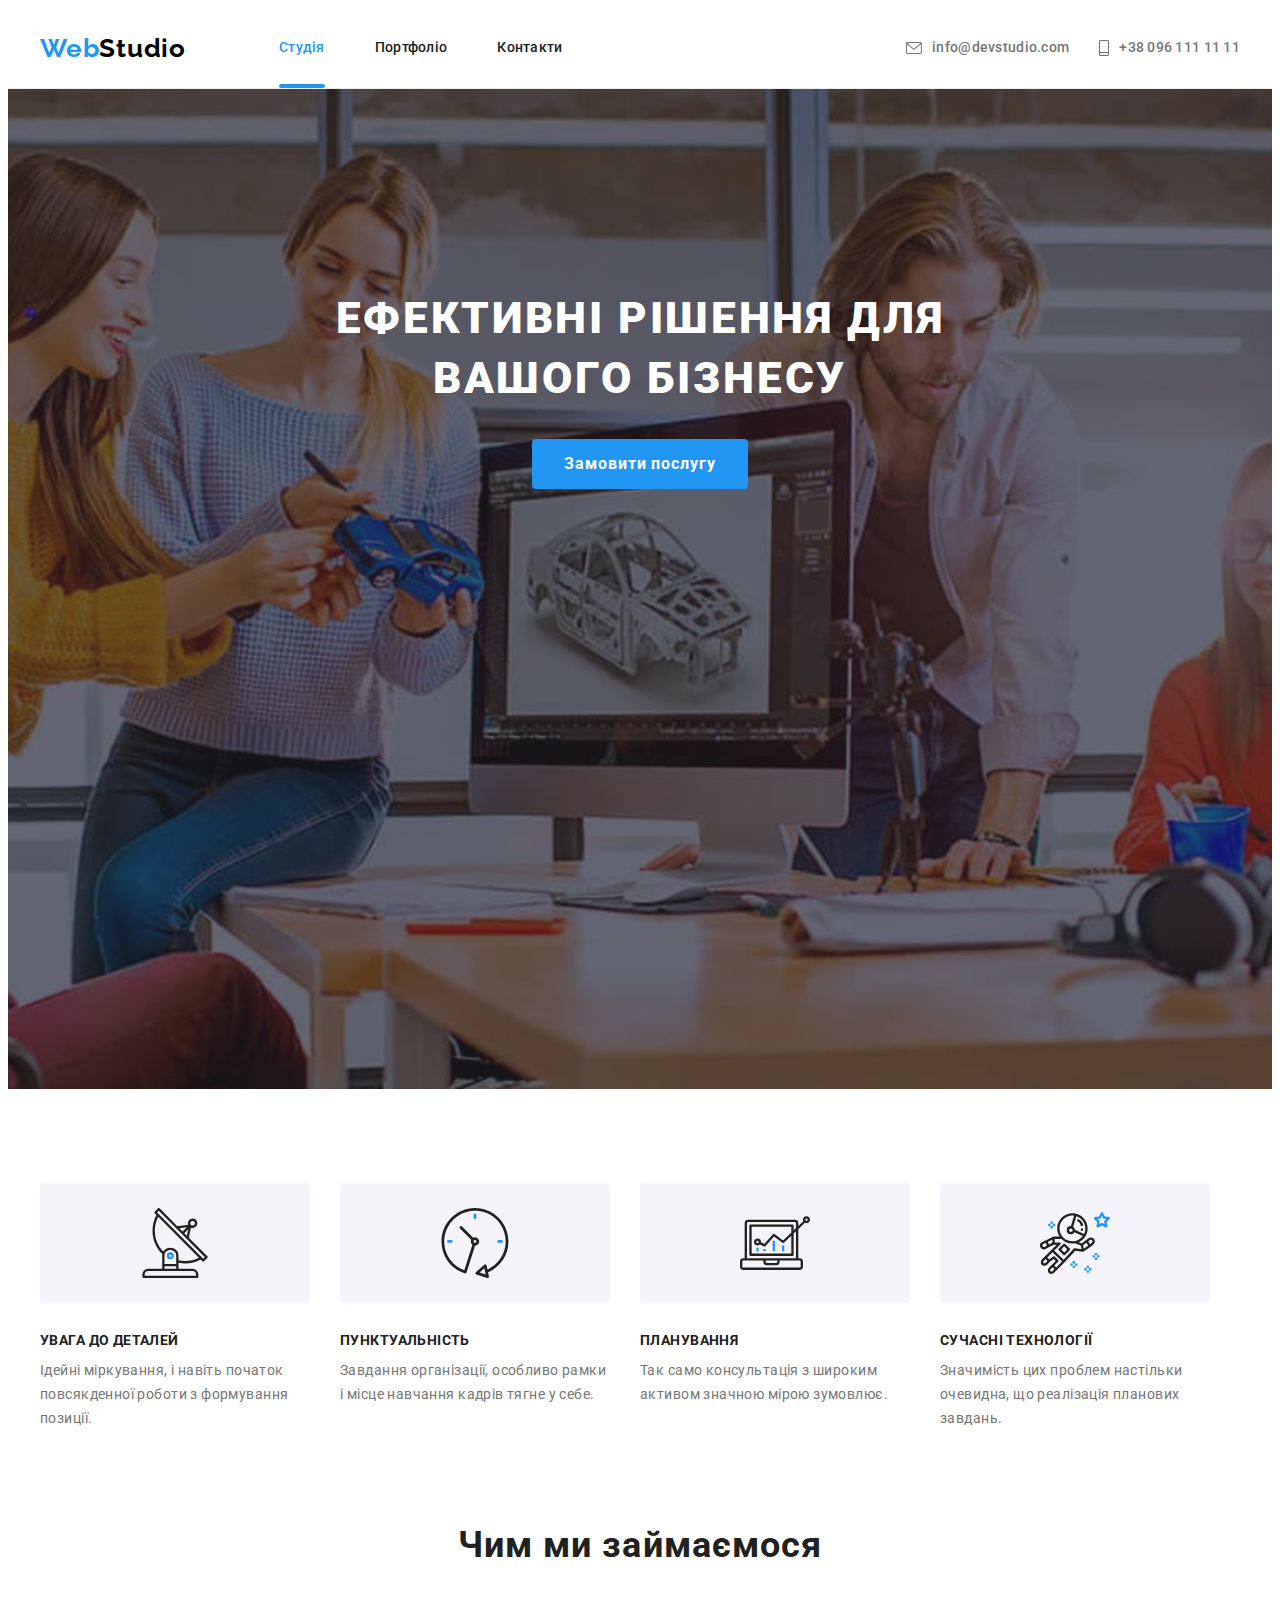
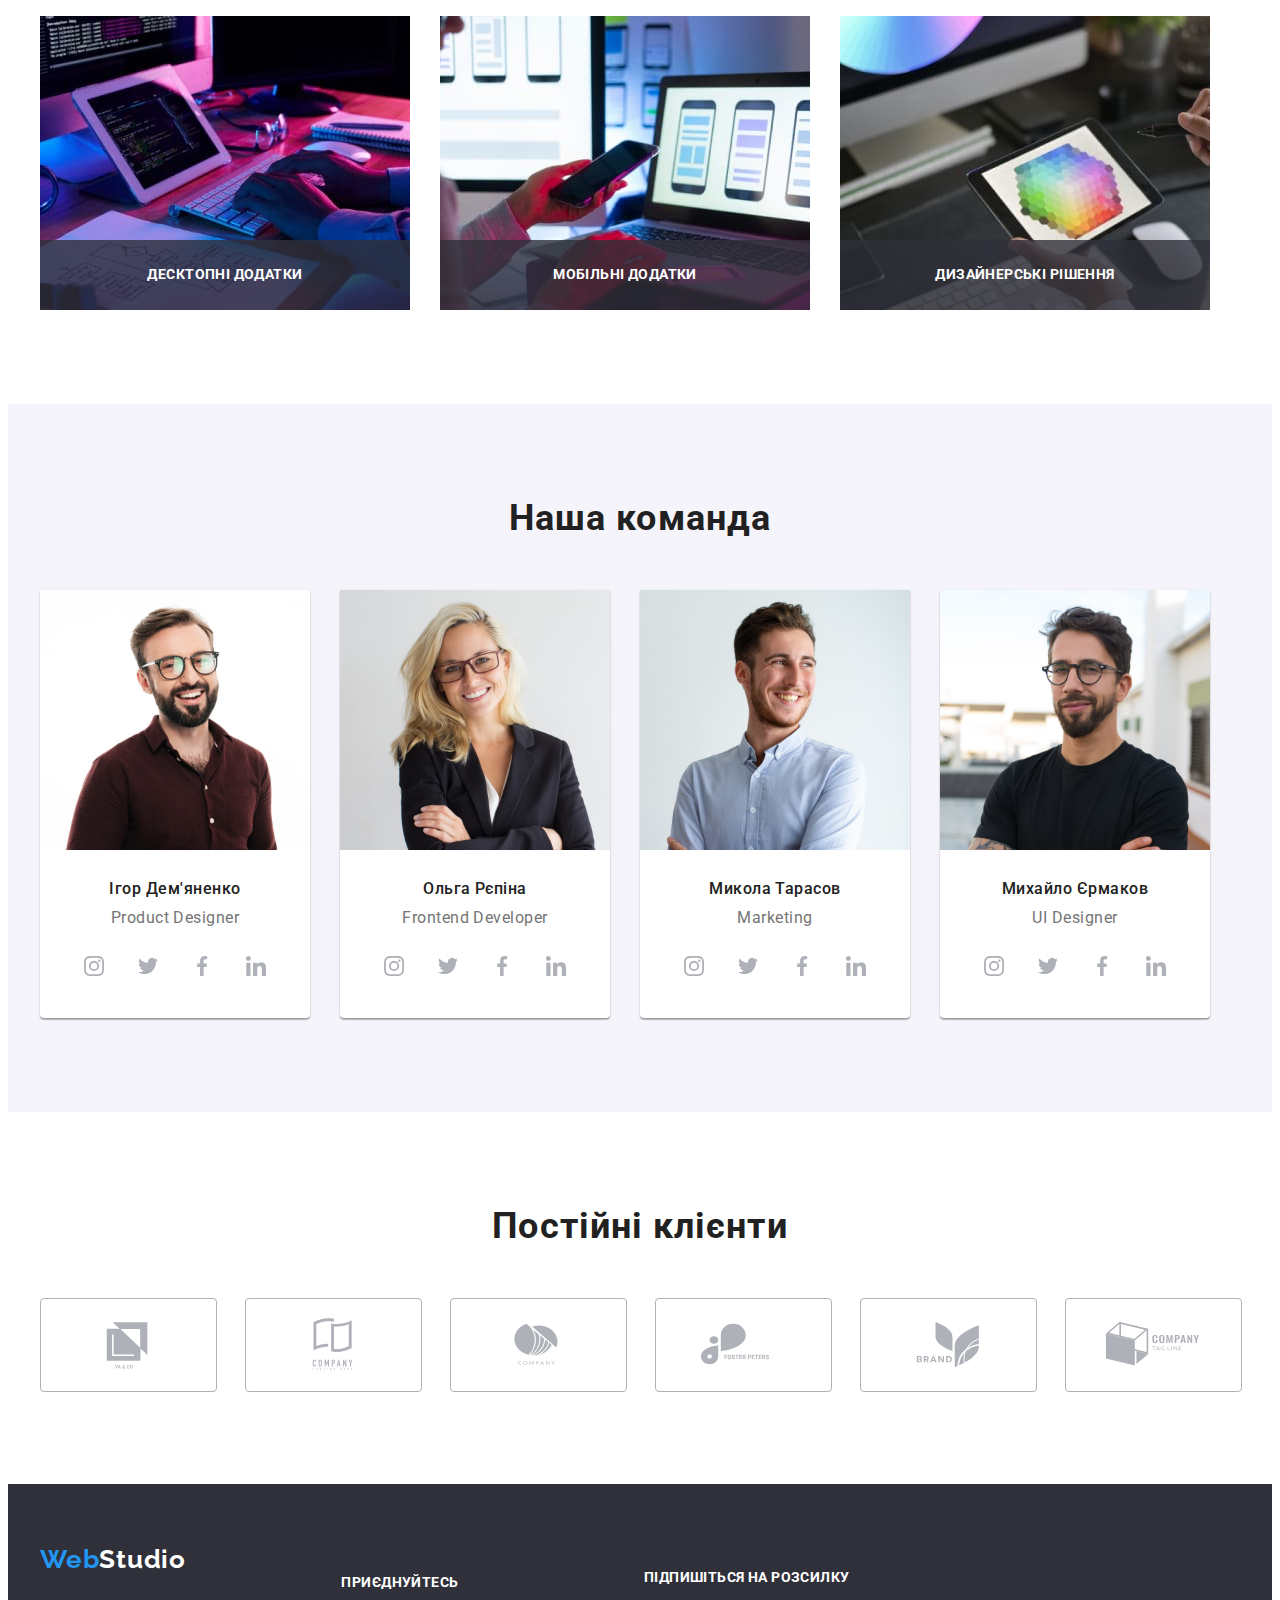
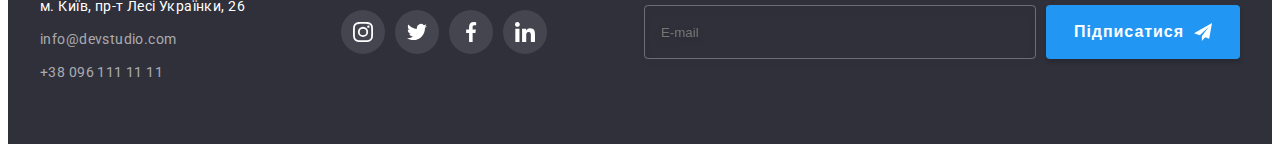
<file: index.html>
<!DOCTYPE html>
<html lang="uk">
  <head>
    <meta charset="UTF-8" />
    <meta http-equiv="X-UA-Compatible" content="IE=edge" />
    <meta name="viewport" content="width=device-width, initial-scale=1.0" />
    <title>Студія</title>
    <link rel="preconnect" href="https://fonts.googleapis.com" />
    <link rel="preconnect" href="https://fonts.gstatic.com" crossorigin />
    <link
      href="https://fonts.googleapis.com/css2?family=Montserrat:wght@400;700&family=Raleway:wght@700&family=Roboto:wght@400;500;700;900&display=swap"
      rel="stylesheet"
    />
    <link
      rel="stylesheet"
      href="https://cdnjs.cloudflare.com/ajax/libs/modern-normalize/1.1.0/modern-normalize.min.css"
      integrity="sha512-wpPYUAdjBVSE4KJnH1VR1HeZfpl1ub8YT/NKx4PuQ5NmX2tKuGu6U/JRp5y+Y8XG2tV+wKQpNHVUX03MfMFn9Q=="
      crossorigin="anonymous"
      referrerpolicy="no-referrer"
    />
    <link rel="stylesheet" href="./css/main.min.css" />
  </head>
  <body class="page">
    <header class="header">
      <div class="container header__container">
        <nav class="navigation header__navigation">
          <a href="./index.html" class="logo navigation__logo"
            >Web<span class="logo__span--color-dark">Studio</span></a
          >
          <ul class="menu header__menu list">
            <li class="menu__item">
              <a href="./index.html" class="menu__link current">Студія</a>
            </li>
            <li class="menu__item">
              <a href="./portfolio.html" class="menu__link">Портфоліо</a>
            </li>
            <li class="menu__item"><a href="#" class="menu__link">Контакти</a></li>
          </ul>
        </nav>
        <ul class="contacts header__contacts list">
          <li>
            <a href="mailto:info@devstudio.com" class="contacts__link"
              ><svg class="contacts__icon" width="16" height="12">
                <use href="./images/symbol-defs.svg#icon-mail"></use>
              </svg>
              info@devstudio.com</a
            >
          </li>
          <li>
            <a href="tel:+380961111111" class="contacts__link"
              ><svg class="contacts__icon" width="10" height="16">
                <use href="./images/symbol-defs.svg#icon-phone"></use>
              </svg>
              +38 096 111 11 11</a
            >
          </li>
        </ul>
      </div>
    </header>
    <main>
      <section class="hero section overlay">
        <div class="container">
          <h1 class="hero-title">Ефективні рішення для вашого бізнесу</h1>
          <button type="button" class="hero-btn" data-modal-open>Замовити послугу</button>
        </div>
      </section>
      <section class="section section-bottom">
        <div class="container">
          <h2 class="visually-hidden">Переваги нашої компанії</h2>
          <ul class="benefits-list list">
            <li class="benefits-item">
              <div class="icons-wrap">
                <svg width="70" height="70">
                  <use href="./images/symbol-defs.svg#icon-antenna"></use>
                </svg>
              </div>
              <h3 class="title container-title">увага до деталей</h3>
              <p class="subtitle">
                Ідейні міркування, і навіть початок повсякденної роботи з
                формування позиції.
              </p>
            </li>
            <li class="benefits-item">
              <div class="icons-wrap">
                <svg width="70" height="70">
                  <use href="./images/symbol-defs.svg#icon-clock"></use>
                </svg>
              </div>
              <h3 class="title container-title">пунктуальність</h3>
              <p class="subtitle">
                Завдання організації, особливо рамки і місце навчання кадрів
                тягне у себе.
              </p>
            </li>
            <li class="benefits-item">
              <div class="icons-wrap">
                <svg width="70" height="70">
                  <use href="./images/symbol-defs.svg#icon-diagram"></use>
                </svg>
              </div>
              <h3 class="title container-title">планування</h3>
              <p class="subtitle">
                Так само консультація з широким активом значною мірою зумовлює.
              </p>
            </li>
            <li class="benefits-item">
              <div class="icons-wrap">
                <svg width="70" height="70">
                  <use href="./images/symbol-defs.svg#icon-astronaut"></use>
                </svg>
              </div>
              <h3 class="title container-title">сучасні технології</h3>
              <p class="subtitle">
                Значимість цих проблем настільки очевидна, що реалізація
                планових завдань.
              </p>
            </li>
          </ul>
        </div>
      </section>
      <section class="section">
        <div class="container">
          <h2 class="section-title">Чим ми займаємося</h2>
          <ul class="doing-list list">
            <li>
              <div class="doing-img-wrap">
                <img
                  src="./images/development.jpg"
                  alt="Програміст займається розробкою за робочим столом"
                  width="370"
                /> <p class="doing-bottom-text">десктопні додатки</p>
              </div>
            </li>
            <li>
              <div class="doing-img-wrap">
                <img
                  src="./images/phoneprogram.jpg"
                  alt="Дизайнер розробляє програму для смартфонів"
                  width="370"
                /> <p class="doing-bottom-text">мобільні додатки</p>
              </div>
            </li>
            <li>
              <div class="doing-img-wrap">
                <img
                  src="./images/designing.jpg"
                  alt="веб-дизайнер працює з вибором кольору на графічному планшеті"
                  width="370"
                /> <p class="doing-bottom-text">дизайнерські рішення</p>
              </div>
            </li>
          </ul>
        </div>
      </section>
      <section class="team section">
        <div class="container ">
          <h2 class="team__title">Наша команда</h2>
          <ul class="list team__list">
            <li class="team__item">
              <img
                src="./images/photodesigner.jpg"
                alt="Ігор Дем'яненко Дизайнер продукту"
                width="270"
              />
              <h3 class="team__name">Ігор Дем'яненко</h3>
              <p class="team__paragraph">
                Product Designer
              </p>
              <ul class="team__social-list list">
                <li class="team__social-item">
                  <a href="" class="team__social-links">
                    <svg class="team__social-icon" width="20" height="20">
                      <use href="./images/symbol-defs.svg#icon-instagram"></use>
                    </svg>
                  </a>
                </li>
                <li class="team__social-item">
                  <a href="" class="team__social-links">
                    <svg class="team__social-icon" width="20" height="20">
                      <use href="./images/symbol-defs.svg#icon-twitter"></use>
                    </svg>
                  </a>
                </li>
                <li class="team__social-item">
                  <a href="" class="team__social-links">
                    <svg class="team__social-icon" width="20" height="20">
                      <use href="./images/symbol-defs.svg#icon-facebook"></use>
                    </svg>
                  </a>
                </li>
                <li class="team__social-item">
                  <a href="" class="team__social-links">
                    <svg class="team__social-icon" width="20" height="20">
                      <use href="./images/symbol-defs.svg#icon-linkedin"></use>
                    </svg>
                  </a>
                </li>
              </ul>
            </li>
            <li class="team__item">
              <img
                src="./images/photodeveloper.jpg"
                alt="Ольга Рєпіна Розробник інтерфейсу"
                width="270"
              />
              <h3 class="team__name">Ольга Рєпіна</h3>
              <p class="team__paragraph">
                Frontend Developer
              </p>
              <ul class="team__social-list list">
                <li class="team__social-item">
                  <a href="" class="team__social-links">
                    <svg class="team__social-icon" width="20" height="20">
                      <use href="./images/symbol-defs.svg#icon-instagram"></use>
                    </svg>
                  </a>
                </li>
                <li class="team__social-item">
                  <a href="" class="team__social-links">
                    <svg class="team__social-icon" width="20" height="20">
                      <use href="./images/symbol-defs.svg#icon-twitter"></use>
                    </svg>
                  </a>
                </li>
                <li class="team__social-item">
                  <a href="" class="team__social-links">
                    <svg class="team__social-icon" width="20" height="20">
                      <use href="./images/symbol-defs.svg#icon-facebook"></use>
                    </svg>
                  </a>
                </li>
                <li class="team__social-item">
                  <a href="" class="team__social-links">
                    <svg class="team__social-icon" width="20" height="20">
                      <use href="./images/symbol-defs.svg#icon-linkedin"></use>
                    </svg>
                  </a>
                </li>
              </ul>
            </li>
            <li class="team__item">
              <img
                src="./images/photomarketing.jpg"
                alt="Микола Тарасов Маркетолог"
                width="270"
              />
              <h3 class="team__name">Микола Тарасов</h3>
              <p class="team__paragraph">Marketing</p>
              <ul class="team__social-list list">
                <li class="team__social-item">
                  <a href="" class="team__social-links">
                    <svg class="team__social-icon" width="20" height="20">
                      <use href="./images/symbol-defs.svg#icon-instagram"></use>
                    </svg>
                  </a>
                </li>
                <li class="team__social-item">
                  <a href="" class="team__social-links">
                    <svg class="team__social-icon" width="20" height="20">
                      <use href="./images/symbol-defs.svg#icon-twitter"></use>
                    </svg>
                  </a>
                </li>
                <li class="team__social-item">
                  <a href="" class="team__social-links">
                    <svg class="team__social-icon" width="20" height="20">
                      <use href="./images/symbol-defs.svg#icon-facebook"></use>
                    </svg>
                  </a>
                </li>
                <li class="team__social-item">
                  <a href="" class="team__social-links">
                    <svg class="team__social-icon" width="20" height="20">
                      <use href="./images/symbol-defs.svg#icon-linkedin"></use>
                    </svg>
                  </a>
                </li>
              </ul>
            </li>
            <li class="team__item">
              <img
                src="./images/photodesignerui.jpg"
                alt="Михайло Єрмаков Дизайнер інтерфейсу користувача"
                width="270"
              />
              <h3 class="team__name">Михайло Єрмаков</h3>
              <p class="team__paragraph">UI Designer</p>
              <ul class="team__social-list list">
                <li class="team__social-item">
                  <a href="" class="team__social-links">
                    <svg class="team__social-icon" width="20" height="20">
                      <use href="./images/symbol-defs.svg#icon-instagram"></use>
                    </svg>
                  </a>
                </li>
                <li class="team__social-item">
                  <a href="" class="team__social-links">
                    <svg class="team__social-icon" width="20" height="20">
                      <use href="./images/symbol-defs.svg#icon-twitter"></use>
                    </svg>
                  </a>
                </li>
                <li class="team__social-item">
                  <a href="" class="team__social-links">
                    <svg class="team__social-icon" width="20" height="20">
                      <use href="./images/symbol-defs.svg#icon-facebook"></use>
                    </svg>
                  </a>
                </li>
                <li class="team__social-item">
                  <a href="" class="team__social-links">
                    <svg class="team__social-icon" width="20" height="20">
                      <use href="./images/symbol-defs.svg#icon-linkedin"></use>
                    </svg>
                  </a>
                </li>
              </ul>
            </li>
          </ul>
        </div>
      </section>
      <section class="section">
        <div class="container">
          <h2 class="section-title">Постійні клієнти</h2>
          <ul class="list clients-list">
            <li class="clients-item">
              <a href="" class="clients-link link"
                ><svg class="clients-icon" width="106" height="60">
                  <use href="./images/symbol-defs.svg#icon-client-1"></use>
                </svg>
              </a>
            </li>
            <li class="clients-item">
              <a href="" class="clients-link link"
                ><svg class="clients-icon" width="106" height="60">
                  <use href="./images/symbol-defs.svg#icon-client-2"></use>
                </svg>
              </a>
            </li>
            <li class="clients-item">
              <a href="" class="clients-link link"
                ><svg class="clients-icon" width="106" height="60">
                  <use href="./images/symbol-defs.svg#icon-client-3"></use>
                </svg>
              </a>
            </li>
            <li class="clients-item">
              <a href="" class="clients-link link"
                ><svg class="clients-icon" width="106" height="60">
                  <use href="./images/symbol-defs.svg#icon-client-4"></use>
                </svg>
              </a>
            </li>
            <li class="clients-item">
              <a href="" class="clients-link link"
                ><svg class="clients-icon" width="106" height="60">
                  <use href="./images/symbol-defs.svg#icon-client-5"></use>
                </svg>
              </a>
            </li>
            <li class="clients-item">
              <a href="" class="clients-link link"
                ><svg class="clients-icon" width="106" height="60">
                  <use href="./images/symbol-defs.svg#icon-client-6"></use>
                </svg>
              </a>
            </li>
          </ul>
        </div>
      </section>
    </main>
    <footer class="footer">
      <div class="container footer__wrap">
        <div>
          <a href="./index.html" class="logo"
            >Web<span class="logo__span--color-light">Studio</span></a
          >
          <address class="address footer__address">
            <ul class="address__menu list">
              <li>
                <a
                  href="https://goo.gl/maps/CPtrU1FHBa2aNyZL9"
                  target="_blank"
                  rel="noopener noreferrer nofollow"
                  class="address__link--map"
                  >м. Київ, пр-т Лесі Українки, 26</a
                >
              </li>
              <li class="address__item">
                <a
                  href="mailto:info@devstudio.com"
                  class="address__link"
                  >info@devstudio.com</a
                >
              </li>
              <li class="address__item">
                <a
                  href="tel:+380961111111"
                  class="address__link"
                  >+38 096 111 11 11</a
                >
              </li>
            </ul>
          </address>
        </div>
        <div class="social">
          <h2 class="social__title">приєднуйтесь</h2>
          <ul class="social__list list">
            <li class="social__item">
              <a href="" class="social__links">
                <svg class="social__icon" width="20" height="20">
                  <use href="./images/symbol-defs.svg#icon-instagram"></use>
                </svg>
              </a>
            </li>
            <li class="social__item">
              <a href="" class="social__links">
                <svg class="social__icon" width="20" height="20">
                  <use href="./images/symbol-defs.svg#icon-twitter"></use>
                </svg>
              </a>
            </li>
            <li class="social__item">
              <a href="" class="social__links">
                <svg class="social__icon" width="20" height="20">
                  <use href="./images/symbol-defs.svg#icon-facebook"></use>
                </svg>
              </a>
            </li>
            <li class="social__item">
              <a href="" class="social__links">
                <svg class="social__icon" width="20" height="20">
                  <use href="./images/symbol-defs.svg#icon-linkedin"></use>
                </svg>
              </a>
            </li>
          </ul>
        </div>
        <div class="subscription">
          <p class="subscription__title">Підпишіться на розсилку</p>
          <form  class="subscription__form">
          <input type="email" placeholder="E-mail" class="subscription__input">
          <button type="submit" class="subscription__button">
Підписатися <svg class="subscription__svg" width="18" height="18">
  <use href="./images/symbol-defs.svg#icon-send"></use>
</svg> </button></form>
          </div>
      </div>
    </footer>
    <div class="modal modal-backdrop is-hidden" data-modal>
      <div class="modal-wrap">
        <button type="button" class="modal-close-icon" data-modal-close><svg class="icon-close" width="18" height="18">
          <use href="./images/symbol-defs.svg#icon-close"></use>
        </svg></button>
        <p class="modal-title">Залиште свої дані, ми вам передзвонимо</p>
        <form class="modal-form">
          <label for="user-name" class="modal-label"><span class="modal-label-span">Ім'я</span>
          <span class="modal-input-wrap"><input type="text" name="user-name" class="modal-input" id="user-name"><svg class="modal-input-svg" width="18" height="18">
            <use href="./images/symbol-defs.svg#icon-person-modal"></use>
          </svg></span></label>
          <label for="user-tel" class="modal-label"><span class="modal-label-span">Телефон</span><span class="modal-input-wrap"><input type="tel" name="user-tel" class="modal-input" id="user-tel"><svg class="modal-input-svg" width="18" height="18">
            <use href="./images/symbol-defs.svg#icon-phone-modal"></use>
          </svg></span></label>
          <label for="user-email" class="modal-label"><span class="modal-label-span">Пошта</span>
          <span class="modal-input-wrap"><input type="email" name="user-email" class="modal-input" id="user-email"><svg class="modal-input-svg" width="18" height="18">
            <use href="./images/symbol-defs.svg#icon-email-modal"></use>
          </svg></span></label>
          <label for="user-comment" class="modal-label"><span class="modal-label-span ">Коментар</span>
          <textarea type="text" name="user-comment" class="modal-textarea modal-textarea-margin" id="user-comment" placeholder="Введіть текст"></textarea></label>
          
          <div class="modal-input-check">
            <input type="checkbox" name="privacy" id="privacy" class="input-check visually-hidden">
            <label for="privacy" id="check-text" class="check-text"><span><svg width="13" heigth="11" class="check-icon">
            <use href="./images/symbol-defs.svg#icon-check"></use>
          </svg></span>Погоджуюся з розсилкою та приймаю &nbsp;
          <a href="#" class="privacy-link">Умови договору</a></label>
            </div>
          <button type="submit" class="modal-button">Відправити</button>
        </form>
      </div>
    </div>
    <script src="./js/modal.js"></script>
  </body>
</html>
</file>
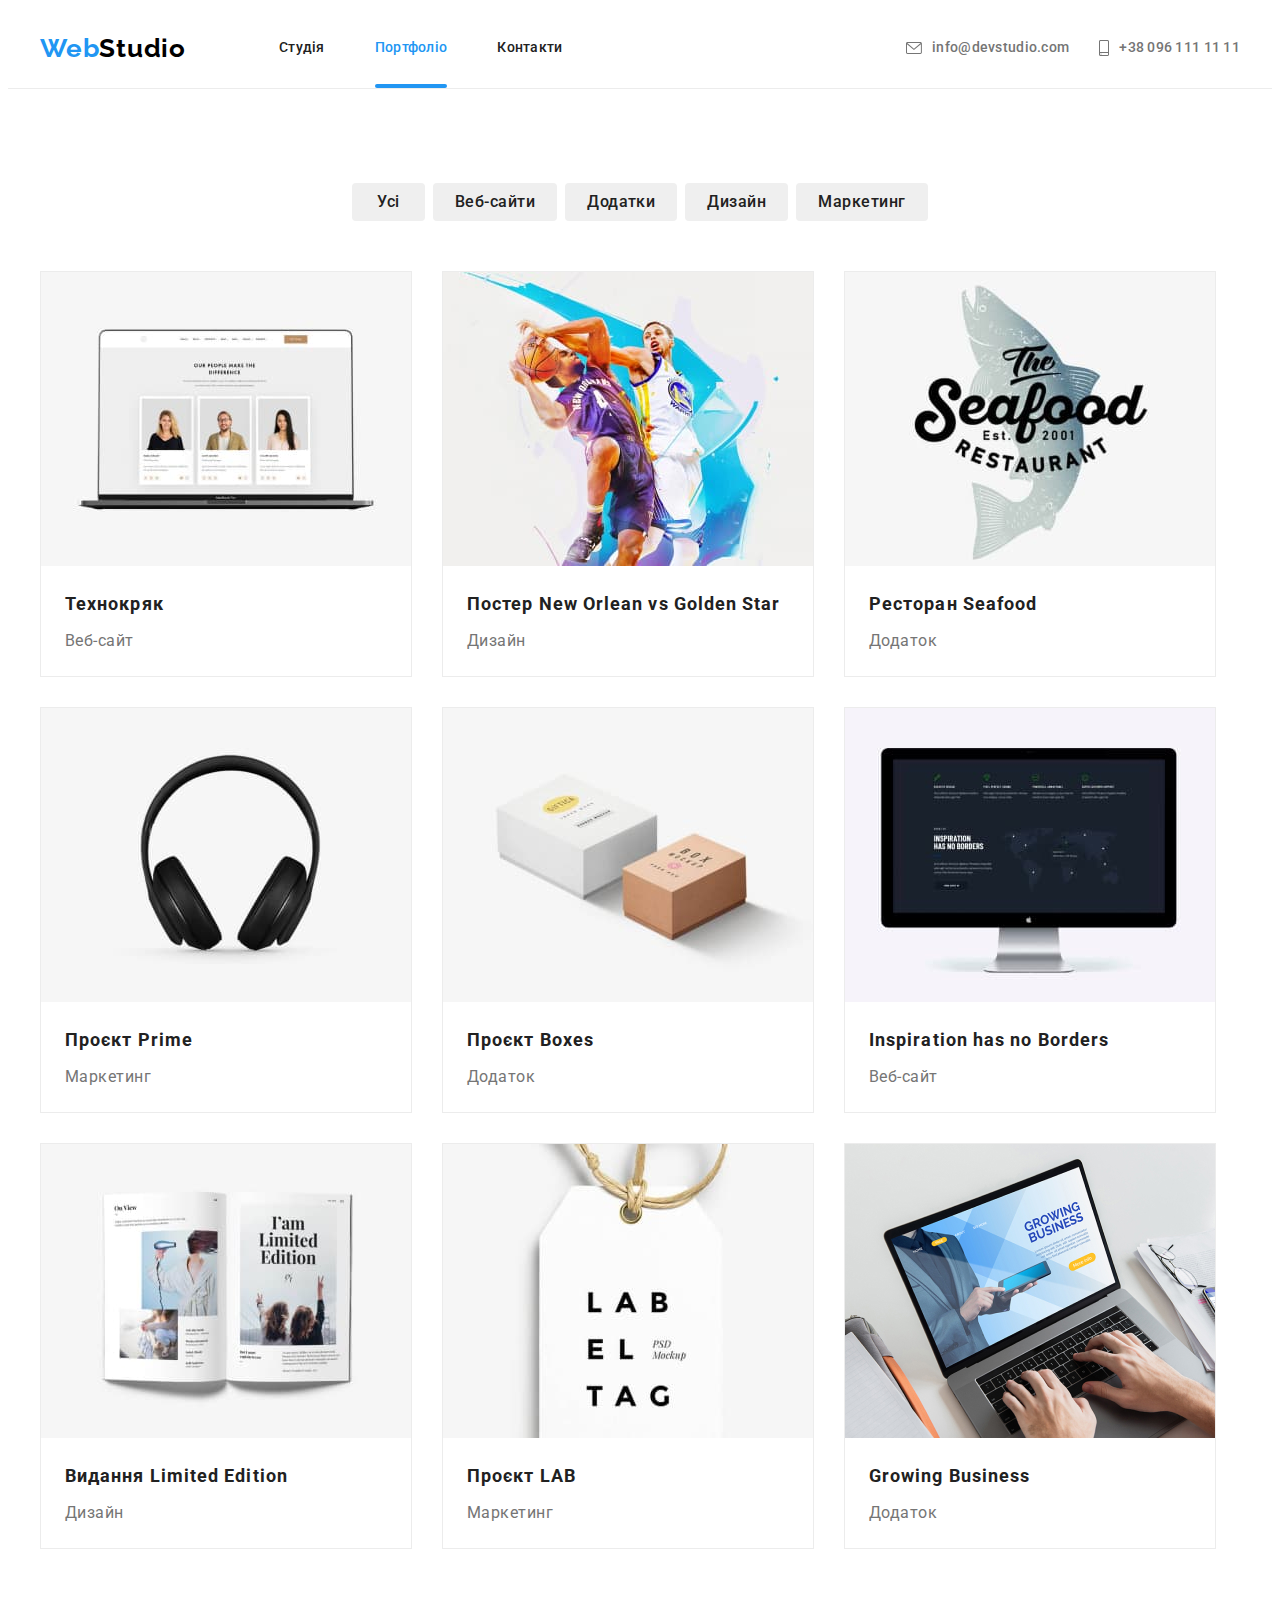
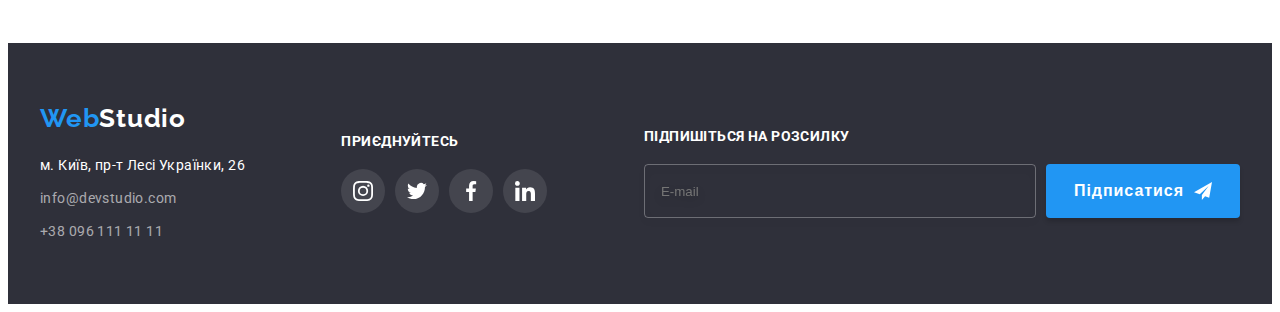
<file: portfolio.html>
<!DOCTYPE html>
<html lang="uk">
  <head>
    <meta charset="UTF-8" />
    <meta http-equiv="X-UA-Compatible" content="IE=edge" />
    <meta name="viewport" content="width=device-width, initial-scale=1.0" />
    <title>Портфоліо</title>
    <link rel="preconnect" href="https://fonts.googleapis.com" />
    <link rel="preconnect" href="https://fonts.gstatic.com" crossorigin />
    <link
      href="https://fonts.googleapis.com/css2?family=Montserrat:wght@400;700&family=Raleway:wght@700&family=Roboto:wght@400;500;700;900&display=swap"
      rel="stylesheet"
    />
    <link
      rel="stylesheet"
      href="https://cdnjs.cloudflare.com/ajax/libs/modern-normalize/1.1.0/modern-normalize.min.css"
      integrity="sha512-wpPYUAdjBVSE4KJnH1VR1HeZfpl1ub8YT/NKx4PuQ5NmX2tKuGu6U/JRp5y+Y8XG2tV+wKQpNHVUX03MfMFn9Q=="
      crossorigin="anonymous"
      referrerpolicy="no-referrer"
    />
    <link rel="stylesheet" href="./css/main.min.css" />
  </head>
  <body class="page">
    <header class="header">
      <div class="container header__container">
        <nav class="navigation header__navigation">
          <a href="./index.html" class="logo navigation__logo"
            >Web<span class="logo__span--color-dark">Studio</span></a
          >
          <ul class="menu header__menu list">
            <li class="menu__item">
              <a href="./index.html" class="menu__link">Студія</a>
            </li>
            <li class="menu__item">
              <a href="./portfolio.html" class="menu__link current">Портфоліо</a>
            </li>
            <li class="menu__item"><a href="#" class="menu__link">Контакти</a></li>
          </ul>
        </nav>
        <ul class="contacts header__contacts list">
          <li>
            <a href="mailto:info@devstudio.com" class="contacts__link"
              ><svg class="contacts__icon" width="16" height="12">
                <use href="./images/symbol-defs.svg#icon-mail"></use>
              </svg>
              info@devstudio.com</a
            >
          </li>
          <li>
            <a href="tel:+380961111111" class="contacts__link"
              ><svg class="contacts__icon" width="10" height="16">
                <use href="./images/symbol-defs.svg#icon-phone"></use>
              </svg>
              +38 096 111 11 11</a
            >
          </li>
        </ul>
      </div>
    </header>
    <main>
      <section class="section">
        <div class="container">
          <h1 class="visually-hidden">Наші роботи</h1>
          <ul class="list btn-list">
            <li>
              <button type="button" class="btn-list-item btn-all">
                Усі
              </button>
            </li>
            <li>
              <button type="button" class="btn-list-item container-btn">
                Веб-сайти
              </button>
            </li>
            <li>
              <button type="button" class="btn-list-item container-btn">
                Додатки
              </button>
            </li>
            <li>
              <button type="button" class="btn-list-item container-btn">
                Дизайн
              </button>
            </li>
            <li>
              <button type="button" class="btn-list-item container-btn">
                Маркетинг
              </button>
            </li>
          </ul>
          <ul class="card-list list">
            <li class="card-item">
              <a href="#" class="card-link"
                ><div class="card-top-wrap">
                  <img src="./images/site.jpg" alt="сайт на ноутбуці" />
                  <p class="card-top-text">
                    Ресурс пропонує комплексні пропозиції з різним рівнем
                    функціоналу та сервісів. Все це дозволить відвідувачу
                    отримати вичерпні відомості про компанію чи приватну особу.
                  </p>
                </div>
                <div class="project-title-wrap">
                  <h2 class="project-title">Технокряк</h2>
                  <p class="project-name">Веб-сайт</p>
                </div>
              </a>
            </li>
            <li class="card-item">
              <a href="#" class="card-link"
                ><div class="card-top-wrap"><img
                  src="./images/design.jpg"
                  alt="дизайн постеру два баскетболісти з м'ячем"
                /><p class="card-top-text">
                    Ресурс пропонує комплексні пропозиції з різним рівнем
                    функціоналу та сервісів. Все це дозволить відвідувачу
                    отримати вичерпні відомості про компанію чи приватну особу.
                  </p></div>
                <div class="project-title-wrap">
                  <h2 class="project-title">
                    Постер New Orlean vs Golden Star
                  </h2>
                  <p class="project-name">Дизайн</p>
                </div>
              </a>
            </li>
            <li class="card-item">
              <a href="#" class="card-link"
                ><div class="card-top-wrap"><img
                  src="./images/design-app.jpg"
                  alt="додаток для ресторану риба"
                /><p class="card-top-text">
                    Ресурс пропонує комплексні пропозиції з різним рівнем
                    функціоналу та сервісів. Все це дозволить відвідувачу
                    отримати вичерпні відомості про компанію чи приватну особу.
                  </p></div>
                <div class="project-title-wrap">
                  <h2 class="project-title">Ресторан Seafood</h2>
                  <p class="project-name">Додаток</p>
                </div>
              </a>
            </li>
            <li class="card-item">
              <a href="#" class="card-link"
                ><div class="card-top-wrap"><img src="./images/headphones.jpg" alt="Навушники" />
                <p class="card-top-text">
                    Ресурс пропонує комплексні пропозиції з різним рівнем
                    функціоналу та сервісів. Все це дозволить відвідувачу
                    отримати вичерпні відомості про компанію чи приватну особу.
                  </p></div>
                <div class="project-title-wrap">
                  <h2 class="project-title">Проєкт Prime</h2>
                  <p class="project-name">Маркетинг</p>
                </div>
              </a>
            </li>
            <li class="card-item">
              <a href="#" class="card-link"
                ><div class="card-top-wrap"><img src="./images/boxes-app.jpg" alt="Додаток дві коробки" />
                <p class="card-top-text">
                    Ресурс пропонує комплексні пропозиції з різним рівнем
                    функціоналу та сервісів. Все це дозволить відвідувачу
                    отримати вичерпні відомості про компанію чи приватну особу.
                  </p></div>
                <div class="project-title-wrap">
                  <h2 class="project-title">Проєкт Boxes</h2>
                  <p class="project-name">Додаток</p>
                </div>
              </a>
            </li>
            <li class="card-item">
              <a href="#" class="card-link"
                ><div class="card-top-wrap"><img
                  src="./images/site2.jpg"
                  alt="зображення сайта на моніторі"
                /><p class="card-top-text">
                    Ресурс пропонує комплексні пропозиції з різним рівнем
                    функціоналу та сервісів. Все це дозволить відвідувачу
                    отримати вичерпні відомості про компанію чи приватну особу.
                  </p></div>
                <div class="project-title-wrap">
                  <h2 class="project-title">Inspiration has no Borders</h2>
                  <p class="project-name">Веб-сайт</p>
                </div>
              </a>
            </li>
            <li class="card-item">
              <a href="#" class="card-link"
                ><div class="card-top-wrap"><img src="./images/magazine.jpg" alt="дизайн журналу" />
                <p class="card-top-text">
                    Ресурс пропонує комплексні пропозиції з різним рівнем
                    функціоналу та сервісів. Все це дозволить відвідувачу
                    отримати вичерпні відомості про компанію чи приватну особу.
                  </p></div>
                <div class="project-title-wrap">
                  <h2 class="project-title">Видання Limited Edition</h2>
                  <p class="project-name">Дизайн</p>
                </div>
              </a>
            </li>
            <li class="card-item">
              <a href="#" class="card-link"
                ><div class="card-top-wrap"><img src="./images/tag.jpg" alt="бірка із літерами" />
                <p class="card-top-text">
                    Ресурс пропонує комплексні пропозиції з різним рівнем
                    функціоналу та сервісів. Все це дозволить відвідувачу
                    отримати вичерпні відомості про компанію чи приватну особу.
                  </p></div>
                <div class="project-title-wrap">
                  <h2 class="project-title">Проєкт LAB</h2>
                  <p class="project-name">Маркетинг</p>
                </div>
              </a>
            </li>
            <li class="card-item">
              <a href="#" class="card-link"
                ><div class="card-top-wrap"><img
                  src="./images/design-app2.jpg"
                  alt="додаток відкритий на ноутбуці"
                /><p class="card-top-text">
                    Ресурс пропонує комплексні пропозиції з різним рівнем
                    функціоналу та сервісів. Все це дозволить відвідувачу
                    отримати вичерпні відомості про компанію чи приватну особу.
                  </p></div>
                <div class="project-title-wrap">
                  <h2 class="project-title">Growing Business</h2>
                  <p class="project-name">Додаток</p>
                </div>
              </a>
            </li>
          </ul>
        </div>
      </section>
    </main>
    <footer class="footer">
      <div class="container footer__wrap">
        <div class="footer-container">
          <a href="./index.html" class="logo"
            >Web<span class="logo__span--color-light">Studio</span></a
          >
          <address class="address footer__address">
            <ul class="list">
              <li>
                <a
                  href="https://goo.gl/maps/CPtrU1FHBa2aNyZL9"
                  target="_blank"
                  rel="noopener noreferrer nofollow"
                  class="address__link--map"
                  >м. Київ, пр-т Лесі Українки, 26</a
                >
              </li>
              <li class="address__item">
                <a
                  href="mailto:info@devstudio.com"
                  class="address__link"
                  >info@devstudio.com</a
                >
              </li>
              <li class="address__item">
                <a
                  href="tel:+380961111111"
                  class="address__link"
                  >+38 096 111 11 11</a
                >
              </li>
            </ul>
          </address>
        </div>
        <div class="social">
          <h2 class="social__title">приєднуйтесь</h2>
          <ul class="social__list list">
            <li class="social__item">
              <a href="" class="social__links">
                <svg class="social__icon" width="20" height="20">
                  <use href="./images/symbol-defs.svg#icon-instagram"></use>
                </svg>
              </a>
            </li>
            <li class="social__item">
              <a href="" class="social__links">
                <svg class="social__icon" width="20" height="20">
                  <use href="./images/symbol-defs.svg#icon-twitter"></use>
                </svg>
              </a>
            </li>
            <li class="social__item">
              <a href="" class="social__links">
                <svg class="social__icon" width="20" height="20">
                  <use href="./images/symbol-defs.svg#icon-facebook"></use>
                </svg>
              </a>
            </li>
            <li class="social__item">
              <a href="" class="social__links">
                <svg class="social__icon" width="20" height="20">
                  <use href="./images/symbol-defs.svg#icon-linkedin"></use>
                </svg>
              </a>
            </li>
          </ul>
        </div>
        <div class="subscription">
          <p class="subscription__title">Підпишіться на розсилку</p>
          <form  class="subscription__form">
          <input type="email" placeholder="E-mail" class="subscription__input">
          <button type="submit" class="subscription__button">
Підписатися <svg class="subscription__svg" width="18" height="18">
  <use href="./images/symbol-defs.svg#icon-send"></use>
</svg> </button></form>
          </div>
      </div>
    </footer>
  </body>
</html>
</file>
<file: css/main.min.css>
:root{--primary-text-color: #757575;--secondary-text-color: #212121;--accent-color: #2196f3;--primary-white-color: #ffffff;--secondary-bg-color: #f5f4fa;--tertiary-bg-color: #2f303a;--secondary-link-color: gba(255, 255, 255, 0.6);--secondary-logo-color: #000000;--box-color-gray: #eeeeee;--box-color-portfolio: #ececec;--primary-icon-color: #afb1b8}.subscription__button,.social__links,.footer__wrap,.btn-list-item,.clients-link,.doing-bottom-text,.icons-wrap,.contacts__link,.header__menu,.header__navigation,.header__container,.modal-button,.check-text span,.check-text,.modal-close-icon,.team__social-links,.hero-btn{display:-webkit-box;display:-ms-flexbox;display:flex;-webkit-box-align:center;-ms-flex-align:center;align-items:center}.visually-hidden{position:absolute;white-space:nowrap;width:1px;height:1px;overflow:hidden;border:0;padding:0;clip:rect(0 0 0 0);-webkit-clip-path:inset(50%);clip-path:inset(50%);margin:-1px}p,h1,h2,h3,h4,h5,h6{margin:0}ul{margin:0;padding-left:0}button{cursor:pointer}address{font-style:normal}img{display:block;max-width:100%;height:auto}.list{list-style:none}a{text-decoration:none}.page{font-family:"roboto",sans-serif;font-size:14px;background-color:var(--primary-white-color);color:var(--primary-text-color)}.container{width:1200px;padding-left:15px;padding-right:15px;margin-left:auto;margin-right:auto}.section{padding-top:94px;padding-bottom:94px}.logo{display:block;color:var(--accent-color);font-family:"Raleway";font-weight:700;font-size:26px;line-height:1.19;letter-spacing:.03em}.logo__span--color-light{color:var(--primary-white-color)}.logo__span--color-dark{color:var(--secondary-logo-color)}.title{color:var(--secondary-text-color);font-size:14px;line-height:1.14;letter-spacing:.03em;text-transform:uppercase}.subtitle{line-height:1.71;letter-spacing:.03em;margin-top:10px;max-width:270}.hero-btn{border-radius:4px;border:none;padding:10px 32px;margin-left:auto;margin-right:auto;background-color:var(--accent-color);color:var(--primary-white-color);cursor:pointer;font-family:"Roboto";font-style:normal;font-weight:700;font-size:16px;line-height:1.87;text-align:center;letter-spacing:.06em}.team__social-list{display:-webkit-box;display:-ms-flexbox;display:flex;-webkit-box-pack:center;-ms-flex-pack:center;justify-content:center;gap:10px}.team__social-item{width:44px;height:44px}.team__social-links{width:100%;height:100%;background-color:var(--primary-white-color);border-radius:50%;-webkit-box-pack:center;-ms-flex-pack:center;justify-content:center;color:var(--primary-icon-color);-webkit-transition:background-color 250ms cubic-bezier(0.4, 0, 0.2, 1),color 250ms cubic-bezier(0.4, 0, 0.2, 1);transition:background-color 250ms cubic-bezier(0.4, 0, 0.2, 1),color 250ms cubic-bezier(0.4, 0, 0.2, 1)}.team__social-links:hover,.team__social-links:focus{background-color:var(--accent-color)}.team__social-icon{fill:currentColor;-webkit-transition:color 250ms cubic-bezier(0.4, 0, 0.2, 1);transition:color 250ms cubic-bezier(0.4, 0, 0.2, 1)}.team__social-links:hover .team__social-icon,.team__social-links:focus .team__social-icon{fill:var(--primary-white-color);color:var(--primary-white-color)}.modal-backdrop{width:100vw;height:100vh;position:fixed;top:0;background:rgba(0,0,0,.2);-webkit-transition:opacity 250ms cubic-bezier(0.4, 0, 0.2, 1),visibility 250ms cubic-bezier(0.4, 0, 0.2, 1);transition:opacity 250ms cubic-bezier(0.4, 0, 0.2, 1),visibility 250ms cubic-bezier(0.4, 0, 0.2, 1)}.modal-backdrop.is-hidden{opacity:0;visibility:hidden;pointer-events:none}.modal-wrap{width:528px;min-height:581px;background-color:var(--primary-white-color);position:absolute;top:50%;left:50%;padding:40px 39px 40px 41px;-webkit-transform:translate(-50%, -50%) scale(1);transform:translate(-50%, -50%) scale(1);-webkit-transition:opacity 250ms cubic-bezier(0.4, 0, 0.2, 1),-webkit-transform 250ms cubic-bezier(0.4, 0, 0.2, 1);transition:opacity 250ms cubic-bezier(0.4, 0, 0.2, 1),-webkit-transform 250ms cubic-bezier(0.4, 0, 0.2, 1);transition:transform 250ms cubic-bezier(0.4, 0, 0.2, 1),opacity 250ms cubic-bezier(0.4, 0, 0.2, 1);transition:transform 250ms cubic-bezier(0.4, 0, 0.2, 1),opacity 250ms cubic-bezier(0.4, 0, 0.2, 1),-webkit-transform 250ms cubic-bezier(0.4, 0, 0.2, 1);-webkit-box-shadow:0px 1px 3px rgba(0,0,0,.12),0px 1px 1px rgba(0,0,0,.14),0px 2px 1px rgba(0,0,0,.2);box-shadow:0px 1px 3px rgba(0,0,0,.12),0px 1px 1px rgba(0,0,0,.14),0px 2px 1px rgba(0,0,0,.2);border-radius:4px}.modal-backdrop.is-hidden .modal-wrap{-webkit-transform:translate(-50%, -50%) scale(0) rotate(360deg);transform:translate(-50%, -50%) scale(0) rotate(360deg)}.modal-close-icon{background-color:var(--primary-white-color);border:1px solid rgba(0,0,0,.1);border-radius:50%;width:30px;height:30px;position:absolute;top:8px;right:8px;-webkit-box-pack:center;-ms-flex-pack:center;justify-content:center;cursor:pointer;fill:#000;-webkit-transition:fill 250ms cubic-bezier(0.4, 0, 0.2, 1);transition:fill 250ms cubic-bezier(0.4, 0, 0.2, 1)}.modal-close-icon:hover,.modal-close-icon:focus{fill:var(--accent-color)}.modal-title{margin-bottom:12px;font-weight:700;font-size:20px;line-height:1.15;text-align:center;letter-spacing:.03em;color:var(--secondary-text-color)}.modal-input-wrap{position:relative;margin-bottom:10px}.modal-input-svg{position:absolute;left:8px;top:50%;-webkit-transform:translateY(-50%);transform:translateY(-50%);-webkit-transition:fill 250ms cubic-bezier(0.4, 0, 0.2, 1);transition:fill 250ms cubic-bezier(0.4, 0, 0.2, 1)}.modal-input:focus+.modal-input-svg{fill:var(--accent-color);-webkit-transition:fill 250ms cubic-bezier(0.4, 0, 0.2, 1);transition:fill 250ms cubic-bezier(0.4, 0, 0.2, 1)}.modal-input{width:100%;height:40px;border-radius:4px;border:1px solid rgba(33,33,33,.2);padding-left:42px;padding-right:16px;outline:none;-webkit-transition:border-color 250ms cubic-bezier(0.4, 0, 0.2, 1);transition:border-color 250ms cubic-bezier(0.4, 0, 0.2, 1)}.modal-input:focus,.modal-textarea:focus{border-color:var(--accent-color);-webkit-transition:border-color 250ms cubic-bezier(0.4, 0, 0.2, 1);transition:border-color 250ms cubic-bezier(0.4, 0, 0.2, 1)}.modal-label{display:block;margin-bottom:10px}.modal-label-span{display:block;margin-bottom:4px;font-style:normal;font-weight:400;font-size:12px;line-height:1.16;letter-spacing:.01em;color:var(--primary-text-color)}.modal-textarea{display:block;width:100%;height:120px;padding:12px 16px;border-radius:4px;border:1px solid rgba(33,33,33,.2);outline:none;resize:none;-webkit-transition:border-color 250ms cubic-bezier(0.4, 0, 0.2, 1);transition:border-color 250ms cubic-bezier(0.4, 0, 0.2, 1)}.modal-textarea::-webkit-input-placeholder{font-size:12px;color:rgba(117,117,117,.5)}.modal-textarea::-moz-placeholder{font-size:12px;color:rgba(117,117,117,.5)}.modal-textarea:-ms-input-placeholder{font-size:12px;color:rgba(117,117,117,.5)}.modal-textarea::-ms-input-placeholder{font-size:12px;color:rgba(117,117,117,.5)}.modal-textarea::placeholder{font-size:12px;color:rgba(117,117,117,.5)}.check-text{font-style:normal;font-weight:400;font-size:14px;line-height:1.71;letter-spacing:.03em;color:var(--primary-text-color)}.privacy-link{font-style:normal;font-weight:400;font-size:14px;line-height:1.71;letter-spacing:.03em;color:var(--accent-color);text-decoration:underline}.modal-textarea-margin{margin-bottom:20px}.check-text span{width:16px;height:15px;-webkit-box-pack:center;-ms-flex-pack:center;justify-content:center;fill:rgba(0,0,0,0);border:2px solid var(--secondary-text-color);border-radius:3px;margin-right:8px;margin-left:13px}.input-check:checked+.check-text span{background-color:var(--accent-color);border:rgba(0,0,0,0);fill:var(--primary-white-color)}.modal-button{font-family:"Roboto";font-style:normal;font-weight:700;font-size:16px;line-height:1.88;text-align:center;letter-spacing:.06em;padding:10px 52px;background-color:var(--accent-color);-webkit-box-shadow:0px 4px 4px rgba(0,0,0,.15);box-shadow:0px 4px 4px rgba(0,0,0,.15);border-radius:4px;color:var(--primary-white-color);border:none;margin:30px auto 0 auto}.header{border-bottom-width:1px;border-bottom-style:solid;border-bottom-color:var(--box-color-portfolio)}.navigation__logo{margin-right:93px}.header__menu{gap:50px}.menu__link{display:block;padding-top:32px;padding-bottom:32px;color:var(--secondary-text-color);font-weight:500;line-height:1.14;letter-spacing:.02em;-webkit-transition:color 250ms cubic-bezier(0.4, 0, 0.2, 1);transition:color 250ms cubic-bezier(0.4, 0, 0.2, 1)}.menu__link:hover,.menu__link:focus{color:var(--accent-color)}.header__contacts{display:-webkit-box;display:-ms-flexbox;display:flex;gap:30px;margin-left:auto}.contacts__link{gap:10px;font-weight:500;line-height:1.14;letter-spacing:.02em;color:var(--primary-text-color);-webkit-transition:color 250ms cubic-bezier(0.4, 0, 0.2, 1);transition:color 250ms cubic-bezier(0.4, 0, 0.2, 1)}.contacts__link:hover,.contacts__link:focus{color:var(--accent-color)}.contacts__icon{fill:currentColor}.contacts__link:hover .contacts__icon,.contacts__link:focus .contacts__icon{fill:currentColor}.menu__link.current{color:var(--accent-color)}.current{color:var(--accent-color)}.current::after{display:-webkit-box;display:-ms-flexbox;display:flex;content:"";width:100%;height:4px;background-color:var(--accent-color);position:absolute;bottom:0;border-radius:2px}.menu__item{position:relative}.overlay{background-color:var(--tertiary-bg-color);padding-top:200px;padding-bottom:200px;max-width:1600px;height:600px;margin-left:auto;margin-right:auto;background-image:-webkit-gradient(linear, left top, right top, from(rgba(47, 48, 58, 0.4)), to(rgba(47, 48, 58, 0.4))),url(../images/bg-img.jpg);background-image:linear-gradient(to right, rgba(47, 48, 58, 0.4), rgba(47, 48, 58, 0.4)),url(../images/bg-img.jpg);background-position:center;background-size:cover}.hero-title{color:var(--primary-white-color);font-weight:900;font-size:44px;line-height:1.36;text-align:center;letter-spacing:.06em;text-transform:uppercase;max-width:696px;margin-bottom:30px;margin-left:auto;margin-right:auto}.section-bottom{padding-bottom:0}.benefits-list{display:-webkit-box;display:-ms-flexbox;display:flex;gap:30px}.icons-wrap{height:120px;background-color:var(--secondary-bg-color);border-radius:4px;-webkit-box-pack:center;-ms-flex-pack:center;justify-content:center;margin-bottom:30px}.container-title{margin-bottom:10px}.benefits-item{width:270px}.section-title{margin-bottom:50px;color:var(--secondary-text-color);font-size:36px;line-height:1.16;text-align:center;letter-spacing:.03em}.doing-list{display:-webkit-box;display:-ms-flexbox;display:flex;gap:30px}.doing-img-wrap{position:relative}.doing-bottom-text{-webkit-box-pack:center;-ms-flex-pack:center;justify-content:center;position:absolute;bottom:0;width:100%;height:70px;background-color:rgba(47,48,58,.8);font-style:normal;font-weight:700;font-size:14px;line-height:1.14;letter-spacing:.03em;text-transform:uppercase;color:var(--primary-white-color)}.team{background-color:var(--secondary-bg-color)}.team__title{margin-bottom:50px;color:var(--secondary-text-color);font-size:36px;line-height:1.16;text-align:center;letter-spacing:.03em}.team__list{margin-top:50px;display:-webkit-box;display:-ms-flexbox;display:flex;gap:30px}.team__item{background-color:var(--primary-white-color);border-radius:0px 0px 4px 4px;-webkit-box-shadow:0px 1px 3px rgba(0,0,0,.12),0px 1px 1px rgba(0,0,0,.14),0px 2px 1px rgba(0,0,0,.2);box-shadow:0px 1px 3px rgba(0,0,0,.12),0px 1px 1px rgba(0,0,0,.14),0px 2px 1px rgba(0,0,0,.2);padding-bottom:30px}.team__name{color:var(--secondary-text-color);font-weight:500;font-size:16px;line-height:1.18;text-align:center;letter-spacing:.03em;margin-top:30px;margin-bottom:10px}.team__paragraph{font-size:16px;line-height:1.18;text-align:center;letter-spacing:.03em;margin-bottom:16px}.clients-list{display:-webkit-box;display:-ms-flexbox;display:flex;gap:30px}.clients-item{width:calc((100% - 150px)/6);height:92px}.clients-link{width:100%;height:100%;border:1px solid var(--primary-icon-color);border-radius:4px;-webkit-box-pack:center;-ms-flex-pack:center;justify-content:center;color:var(--primary-icon-color);-webkit-transition:border 250ms cubic-bezier(0.4, 0, 0.2, 1),color 250ms cubic-bezier(0.4, 0, 0.2, 1);transition:border 250ms cubic-bezier(0.4, 0, 0.2, 1),color 250ms cubic-bezier(0.4, 0, 0.2, 1)}.clients-link:hover,.clients-link:focus{color:var(--accent-color);border:1px solid var(--accent-color)}.clients-icon{fill:currentColor;-webkit-transition:color 250ms cubic-bezier(0.4, 0, 0.2, 1);transition:color 250ms cubic-bezier(0.4, 0, 0.2, 1)}.clients-link:hover .clients-icon,.clients-link:focus .clients-icon{fill:currentColor}.btn-list{margin-bottom:50px;display:-webkit-box;display:-ms-flexbox;display:flex;-webkit-box-pack:center;-ms-flex-pack:center;justify-content:center;gap:8px}.btn-list-item{color:var(--secondary-text-color);cursor:pointer;font-family:"Roboto";font-style:normal;font-weight:500;font-size:16px;line-height:1.62;letter-spacing:.03em;border:none;border-radius:4px;-webkit-transition:background-color 250ms cubic-bezier(0.4, 0, 0.2, 1),color 250ms cubic-bezier(0.4, 0, 0.2, 1),-webkit-box-shadow 250ms cubic-bezier(0.4, 0, 0.2, 1);transition:background-color 250ms cubic-bezier(0.4, 0, 0.2, 1),color 250ms cubic-bezier(0.4, 0, 0.2, 1),-webkit-box-shadow 250ms cubic-bezier(0.4, 0, 0.2, 1);transition:background-color 250ms cubic-bezier(0.4, 0, 0.2, 1),color 250ms cubic-bezier(0.4, 0, 0.2, 1),box-shadow 250ms cubic-bezier(0.4, 0, 0.2, 1);transition:background-color 250ms cubic-bezier(0.4, 0, 0.2, 1),color 250ms cubic-bezier(0.4, 0, 0.2, 1),box-shadow 250ms cubic-bezier(0.4, 0, 0.2, 1),-webkit-box-shadow 250ms cubic-bezier(0.4, 0, 0.2, 1)}.btn-list-item:hover,.btn-list-item:focus{background-color:var(--accent-color);border-color:var(--accent-color);color:var(--primary-white-color);-webkit-box-shadow:0px 3px 1px rgba(0,0,0,.1),0px 1px 2px rgba(0,0,0,.08),0px 2px 2px rgba(0,0,0,.12);box-shadow:0px 3px 1px rgba(0,0,0,.1),0px 1px 2px rgba(0,0,0,.08),0px 2px 2px rgba(0,0,0,.12)}.btn-all{padding:6px 25px}.container-btn{padding:6px 22px}.card-link{display:block;-webkit-transition:-webkit-box-shadow 250ms cubic-bezier(0.4, 0, 0.2, 1);transition:-webkit-box-shadow 250ms cubic-bezier(0.4, 0, 0.2, 1);transition:box-shadow 250ms cubic-bezier(0.4, 0, 0.2, 1);transition:box-shadow 250ms cubic-bezier(0.4, 0, 0.2, 1), -webkit-box-shadow 250ms cubic-bezier(0.4, 0, 0.2, 1)}.card-link:hover,.card-link:focus{-webkit-box-shadow:0px 1px 1px rgba(0,0,0,.12),0px 4px 4px rgba(0,0,0,.06),1px 4px 6px rgba(0,0,0,.16);box-shadow:0px 1px 1px rgba(0,0,0,.12),0px 4px 4px rgba(0,0,0,.06),1px 4px 6px rgba(0,0,0,.16)}.card-list{display:-webkit-box;display:-ms-flexbox;display:flex;-ms-flex-wrap:wrap;flex-wrap:wrap;gap:30px}.card-item{width:370px;background-color:var(--primary-white-color);border:1px solid var(--box-color-portfolio)}.card-top-wrap{position:relative;overflow:hidden}.card-top-text{position:absolute;top:0;height:100%;padding:63px 24px;font-style:normal;font-weight:400;font-size:18px;line-height:1.56;letter-spacing:.03em;color:var(--primary-white-color);background-color:var(--accent-color);-webkit-transform:translateY(100%);transform:translateY(100%);-webkit-transition:-webkit-transform 250ms cubic-bezier(0.4, 0, 0.2, 1);transition:-webkit-transform 250ms cubic-bezier(0.4, 0, 0.2, 1);transition:transform 250ms cubic-bezier(0.4, 0, 0.2, 1);transition:transform 250ms cubic-bezier(0.4, 0, 0.2, 1), -webkit-transform 250ms cubic-bezier(0.4, 0, 0.2, 1)}.card-link:hover .card-top-text,.card-link:focus .card-top-text{-webkit-transform:translateY(0);transform:translateY(0)}.project-title-wrap{padding-top:20px;padding-bottom:20px;padding-left:24px;padding-right:24px}.project-title{padding-bottom:4px;font-size:18px;line-height:2;letter-spacing:.06em;color:var(--secondary-text-color)}.project-name{color:var(--primary-text-color);font-size:16px;line-height:1.88;letter-spacing:.03em}.footer{background-color:var(--tertiary-bg-color);padding-top:60px;padding-bottom:60px}.footer__wrap{-webkit-box-pack:justify;-ms-flex-pack:justify;justify-content:space-between}.address{font-style:normal}.footer__address{margin-top:20px}.address__link{color:rgba(255,255,255,.6);font-style:normal;font-weight:400;line-height:1.71;letter-spacing:.03em}.address__link:hover,.address__link:focus{color:var(--accent-color)}.address__item{margin-top:9px}.address__link--map{color:var(--primary-white-color);line-height:1.71;letter-spacing:.03em}.social__title{font-style:normal;font-weight:700;font-size:14px;line-height:16px;letter-spacing:.03em;text-transform:uppercase;color:var(--primary-white-color);margin-bottom:20px}.social__list{display:-webkit-box;display:-ms-flexbox;display:flex;gap:10px}.social__item{width:44px;height:44px}.social__links{width:100%;height:100%;background:rgba(255,255,255,.1);border-radius:50%;-webkit-box-pack:center;-ms-flex-pack:center;justify-content:center;color:var(--primary-white-color);-webkit-transition:background-color 250ms cubic-bezier(0.4, 0, 0.2, 1);transition:background-color 250ms cubic-bezier(0.4, 0, 0.2, 1)}.social__links:hover,.social__links:focus{background-color:var(--accent-color)}.social__icon{fill:currentColor;-webkit-transition:fill 250ms cubic-bezier(0.4, 0, 0.2, 1);transition:fill 250ms cubic-bezier(0.4, 0, 0.2, 1)}.social__links:hover .social__icon,.social__links:focus .social__icon{fill:var(--primary-white-color)}.subscription__form{display:-webkit-box;display:-ms-flexbox;display:flex}.subscription__title{font-style:normal;font-weight:700;font-size:14px;line-height:16px;letter-spacing:.03em;text-transform:uppercase;color:var(--primary-white-color);margin-bottom:20px}.subscription__input{width:358px;height:50px;background-color:inherit;border:1px solid rgba(255,255,255,.3);-webkit-filter:drop-shadow(0px 4px 4px rgba(0, 0, 0, 0.15));filter:drop-shadow(0px 4px 4px rgba(0, 0, 0, 0.15));border-radius:4px;padding-left:16px;padding-right:16px;margin-right:10px;color:var(--primary-white-color)}.subscription__button{font-weight:700;font-size:16px;line-height:1.88;background-color:var(--accent-color);border-radius:4px;border:none;-webkit-box-shadow:0px 4px 4px rgba(0,0,0,.15);box-shadow:0px 4px 4px rgba(0,0,0,.15);text-align:center;letter-spacing:.06em;color:var(--primary-white-color);padding:10px 28px}.subscription__svg{margin-left:10px}/*# sourceMappingURL=main.min.css.map */
</file>
